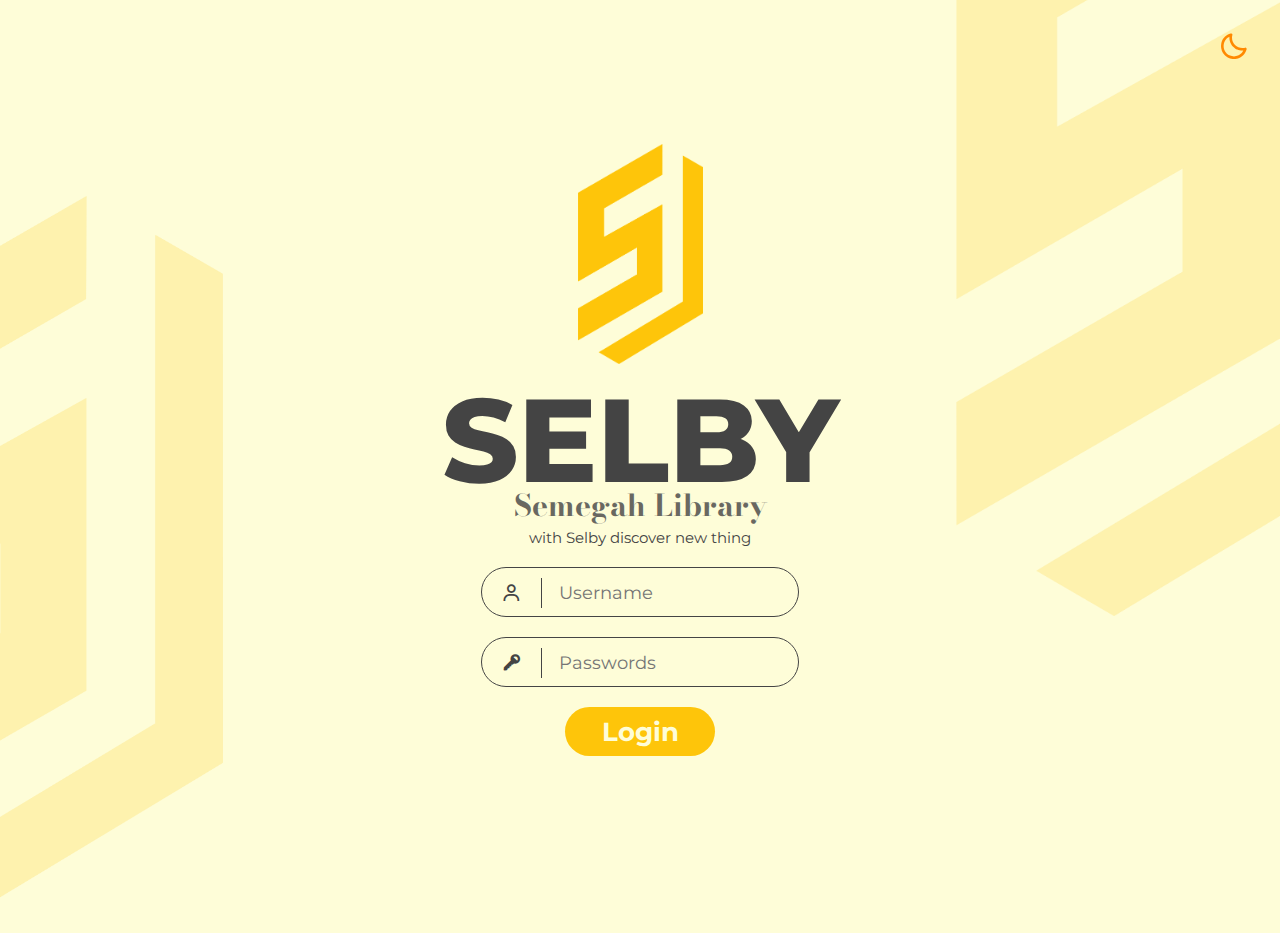
<file: index-login.html>
<!DOCTYPE html>
<html lang="en">
  <head>
    <meta charset="UTF-8" />
    <meta http-equiv="X-UA-Compatible" content="IE=edge" />
    <meta name="viewport" content="width= , initial-scale=1.0" />
    <link rel="shortcut icon" href="img/favicon_io/favicon.ico" type="image/x-icon" />
    <!-- link css -->
    <link rel="stylesheet" href="style/style-login.css" />
    <!-- boxicons link -->
    <link rel="stylesheet" href="https://cdn.jsdelivr.net/npm/boxicons@latest/css/boxicons.min.css" />
    <!-- font link -->
    <link rel="preconnect" href="https://fonts.googleapis.com" />
    <link rel="preconnect" href="https://fonts.gstatic.com" crossorigin />
    <link href="https://fonts.googleapis.com/css2?family=Bodoni+Moda:wght@600&family=Montserrat:wght@400;700;800&display=swap" rel="stylesheet" />
    <title>Login SELBY</title>
  </head>
  <body>
    <img src="img/Logo SK.png" alt="" class="background-img bck-img1" />
    <img src="img/Logo SK.png" alt="" class="background-img bck-img2" />
    <div class="container">
      <i class="bx bx-moon" id="icon"></i>
      <div class="login-container">
        <form action="index-login.html">
          <img src="img/Logo SK.png" alt="selby-logo" class="logo-img" />
          <h2 class="logo-text">selby</h2>
          <h5>Semegah Library</h5>
          <h6>with Selby discover new thing</h6>
          <div class="input input-usr">
            <i class="bx bx-user"></i>
            <div class="line"></div>
            <input type="text" class="item" placeholder="Username" />
          </div>

          <div class="input input-pass">
            <i class="bx bxs-key"></i>
            <div class="line"></div>
            <input type="password" class="item" placeholder="Passwords" />
          </div>
          <input type="submit" value="Login" class="btn" />
        </form>
      </div>
    </div>
    <script src="js/main-login.js"></script>
  </body>
</html>
</file>
<file: style/style-login.css>
* {
  padding: 0;
  margin: 0;
  box-sizing: border-box;
}

body {
  font-family: "Montserrat", sans-serif;
  background-color: #fefdd8;
  position: relative;
  overflow: hidden;
  color: #444;
  -webkit-tap-highlight-color: rgba(0, 0, 0, 0);
}

/* background */
.background-img {
  position: absolute;
  width: 20%;
}

.bck-img1 {
  width: 420px;
  height: 737px;
  left: -197px;
  bottom: -33px;
  opacity: 0.2;
}

.bck-img2 {
  position: fixed;
  width: 482px;
  height: 846px;
  top: -230px;
  right: -158px;
  opacity: 0.2;
}

.container {
  width: 100vw;
  height: 100vh;
  padding: 0 2rem;
  display: flex;
  justify-content: center;
}

/* login */
.login-container {
  display: flex;
  text-align: center;
  justify-content: center;
  align-items: center;
}

.logo-img {
  width: 125px;
  height: 220px;
}

form .logo-text {
  font-size: 118px;
  text-transform: uppercase;
  font-weight: 800;
}

form h5 {
  font-family: "Bodoni Moda", serif;
  font-size: 30px;
  margin-top: -30px;
  opacity: 0.8;
}

form h6 {
  font-size: 15px;
  font-weight: 400;
}

.input {
  max-width: 380px;
  width: 80%;
  height: 50px;
  margin: 20px auto;
  background-color: none;
  border: 1px solid #444;
  border-radius: 55px;
  display: grid;
  grid-template-columns: 15% 5% 80%;
  padding: 0 0.4rem;
  position: relative;
  transition: all 0.5s;
}

.input i {
  text-align: center;
  line-height: 50px;
  font-size: 1.3rem;
}

.line {
  justify-self: center;
  align-self: center;
  border-left: 1px solid #444;
  height: 30px;
}

.input input {
  background: none;
  outline: none;
  border: none;
  font-family: "Montserrat", sans-serif;
  font-size: 18px;
  padding: 10px;
  line-height: 1;
}

.input input:placeholder-shown {
  font-weight: 400;
}

.btn {
  width: 150px;
  height: 49px;
  outline: none;
  border: none;
  border-radius: 48px;
  background-color: #fec50a;
  color: #fefdd8;
  font-family: "Montserrat", sans-serif;
  font-size: 26px;
  font-weight: 700;
  cursor: pointer;
}

/* dark mode */
.bx.bx-moon,
.bx-sun {
  font-size: 31px;
  color: #ff8901;
  position: absolute;
  right: 1em;
  top: 1em;
  cursor: pointer;
}

body.dark-mode {
  background-color: #222831;
  color: #eee;
}

.login-container .input.dark-mode,
.input.dark-mode input {
  color: #eee;
}

.input.dark-mode .line {
  border-left: 1px solid #eee;
}

.input.dark-mode {
  border: 1px solid #eee;
}

.btn.dark-mode {
  color: #222831;
}

/* responsiv */
@media screen and (max-width: 768px) {
  .bck-img1 {
    width: 146px;
    height: 257px;
    top: -71px;
    left: -69px;
    opacity: 0.2;
  }

  .bck-img2 {
    width: 191px;
    height: 335px;
    top: 434px;
    right: 0;
    opacity: 0.2;
  }
  .logo-img {
    width: 60px;
    height: 104px;
  }

  form .logo-text {
    font-size: 50px;
  }

  form h5 {
    font-size: 16px;
    margin-top: -11px;
  }

  form h6 {
    font-size: 8px;
  }

  .input {
    width: 100%;
    height: 33px;
    margin: 8px auto;
  }

  .input i {
    font-size: 1rem;
    line-height: 33px;
  }

  .line {
    height: 16px;
  }

  .input input {
    font-size: 10px;
    padding: 1px;
  }

  .btn {
    width: 70px;
    height: 25px;
    font-size: 10px;
  }
}
</file>
